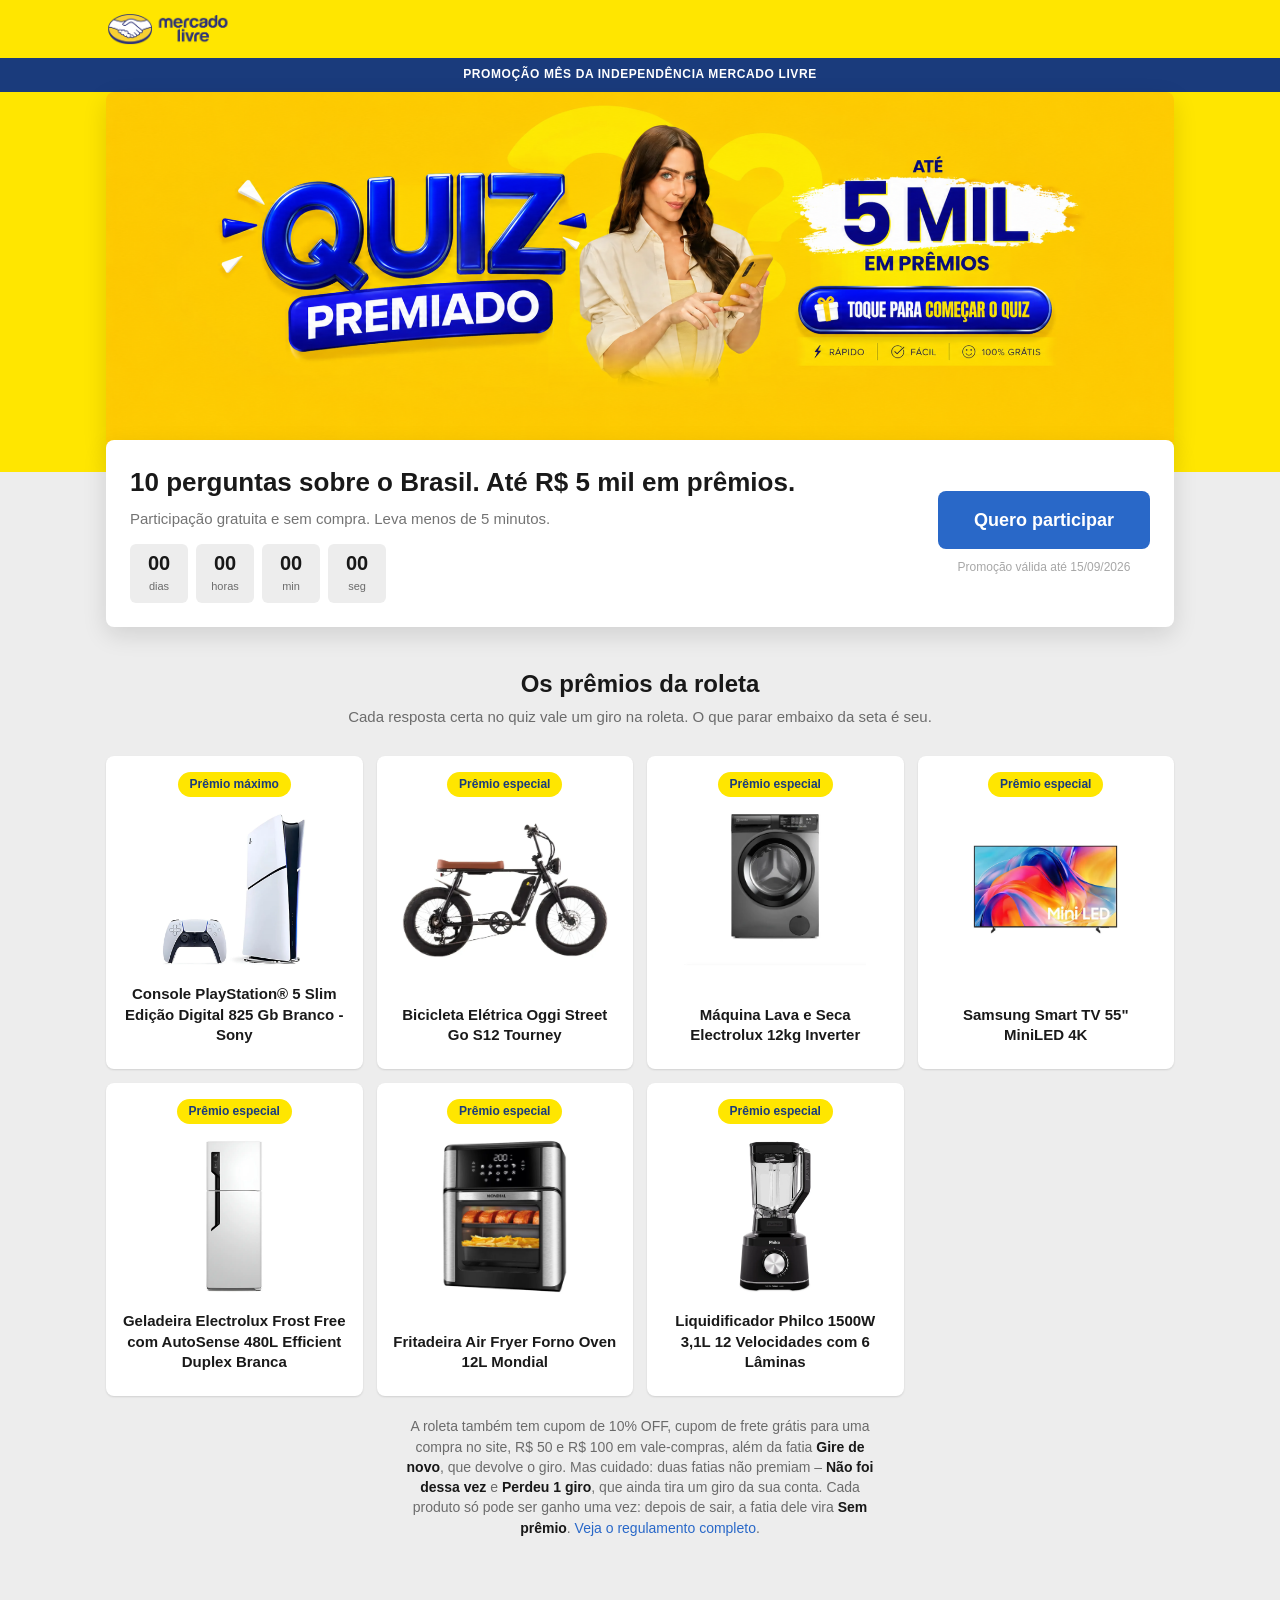
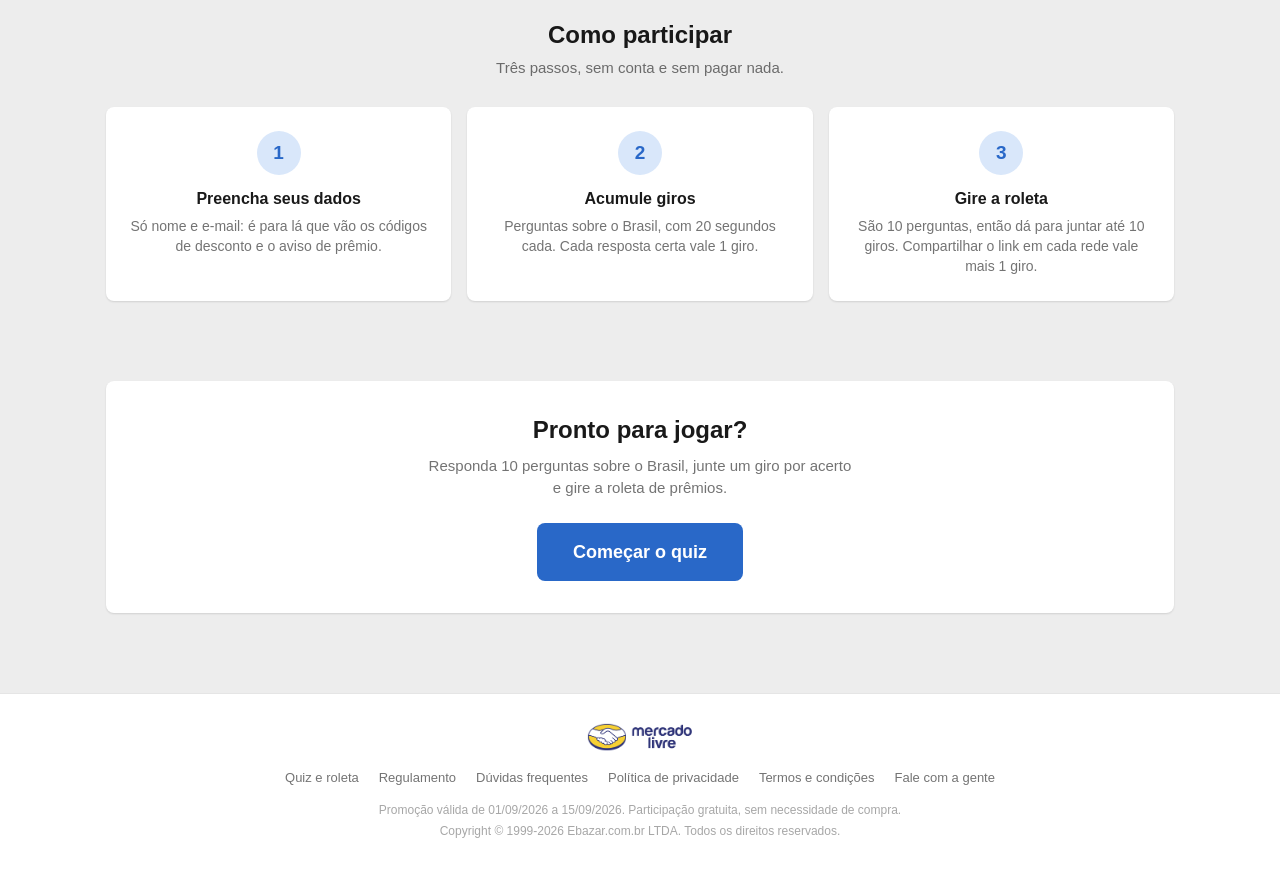
<file: index.html>
<!DOCTYPE html>
<html lang="pt-BR">
<head>
<meta charset="UTF-8">
<meta name="viewport" content="width=device-width, initial-scale=1">
<title>Quiz Premiado | Mercado Livre</title>
<meta name="description" content="Responda 10 perguntas sobre o Brasil e concorra a até R$ 5 mil em prêmios. Participação gratuita.">
<link rel="icon" href="imagens/mercado-livre-seeklogo.svg">
<link rel="stylesheet" href="css/estilo.css">
</head>
<body>

<!-- ============================ TOPO ============================ -->
<header class="topo">
  <div class="container topo__conteudo">
    <img class="topo__logo" src="imagens/mercado-livre-seeklogo.svg" alt="Mercado Livre">
  </div>
</header>

<!-- Faixa com o nome da campanha, logo abaixo da marca -->
<div class="faixa-campanha">
  <div class="container">Promoção Mês da Independência Mercado Livre</div>
</div>

<!-- ============================ BANNER ============================ -->
<section class="banner">
  <div class="container">
    <a class="banner__botao" href="quiz.html">
      <img src="imagens/banner.webp" alt="Quiz Premiado: até 5 mil em prêmios. Toque para começar o quiz." width="2048" height="683">
    </a>
  </div>
</section>

<main>
  <!-- ============================ CHAMADA ============================ -->
  <div class="container">
    <div class="chamada">
      <div class="chamada__texto">
        <h1>10 perguntas sobre o Brasil. Até R$ 5 mil em prêmios.</h1>
        <p>Participação gratuita e sem compra. Leva menos de 5 minutos.</p>
        <div class="contador" id="contador" aria-label="Tempo restante da promoção">
          <div><b data-contador="dias">--</b><span>dias</span></div>
          <div><b data-contador="horas">--</b><span>horas</span></div>
          <div><b data-contador="minutos">--</b><span>min</span></div>
          <div><b data-contador="segundos">--</b><span>seg</span></div>
        </div>
      </div>
      <div class="chamada__acao">
        <a class="botao botao--principal botao--grande" href="quiz.html">Quero participar</a>
        <span class="chamada__aviso">Promoção válida até 15/09/2026</span>
      </div>
    </div>
  </div>

  <!-- ============================ PRÊMIOS ============================ -->
  <section class="secao" id="premios">
    <div class="container">
      <h2 class="secao__titulo">Os prêmios da roleta</h2>
      <p class="secao__subtitulo">Cada resposta certa no quiz vale um giro na roleta. O que parar embaixo da seta é seu.</p>

      <div class="premios-grade carrossel__trilho" id="trilho-premios">
        <article class="cartao premio">
          <span class="premio__posicao">Prêmio máximo</span>
          <div class="premio__figura">
            <img src="imagens/premios/playstation5.webp" alt="Console PlayStation 5 Slim Edição Digital branco" loading="lazy">
          </div>
          <h3>Console PlayStation&reg; 5 Slim Edição Digital 825 Gb Branco - Sony</h3>
        </article>

        <article class="cartao premio">
          <span class="premio__posicao">Prêmio especial</span>
          <div class="premio__figura">
            <img src="imagens/premios/bicicleta.webp" alt="Bicicleta elétrica Oggi Street Go S12" loading="lazy">
          </div>
          <h3>Bicicleta Elétrica Oggi Street Go S12 Tourney</h3>
        </article>

        <article class="cartao premio">
          <span class="premio__posicao">Prêmio especial</span>
          <div class="premio__figura">
            <img src="imagens/premios/maquina-de-lavar.webp" alt="Máquina lava e seca Electrolux Inverter" loading="lazy">
          </div>
          <h3>Máquina Lava e Seca Electrolux 12kg Inverter</h3>
        </article>

        <article class="cartao premio">
          <span class="premio__posicao">Prêmio especial</span>
          <div class="premio__figura">
            <img src="imagens/premios/televisao.webp" alt="Samsung Smart TV 55 polegadas MiniLED 4K" loading="lazy">
          </div>
          <h3>Samsung Smart TV 55" MiniLED 4K</h3>
        </article>

        <article class="cartao premio">
          <span class="premio__posicao">Prêmio especial</span>
          <div class="premio__figura">
            <img src="imagens/premios/geladeira.webp" alt="Geladeira Electrolux Frost Free Duplex branca" loading="lazy">
          </div>
          <h3>Geladeira Electrolux Frost Free com AutoSense 480L Efficient Duplex Branca</h3>
        </article>

        <article class="cartao premio">
          <span class="premio__posicao">Prêmio especial</span>
          <div class="premio__figura">
            <img src="imagens/premios/airfryer.webp" alt="Fritadeira Air Fryer Forno Oven 12L Mondial" loading="lazy">
          </div>
          <h3>Fritadeira Air Fryer Forno Oven 12L Mondial</h3>
        </article>

        <article class="cartao premio">
          <span class="premio__posicao">Prêmio especial</span>
          <div class="premio__figura">
            <img src="imagens/premios/liquidificador.webp" alt="Liquidificador Philco 1500W com 6 lâminas" loading="lazy">
          </div>
          <h3>Liquidificador Philco 1500W 3,1L 12 Velocidades com 6 Lâminas</h3>
        </article>
      </div>

      <div class="carrossel__pontos" id="pontos-premios"></div>

      <p class="secao__nota">
        A roleta também tem cupom de 10% OFF, cupom de frete grátis para uma compra no site,
        R$ 50 e R$ 100 em vale-compras, além da fatia <strong>Gire de novo</strong>, que devolve o giro.
        Mas cuidado: duas fatias não premiam
        &ndash; <strong>Não foi dessa vez</strong> e <strong>Perdeu 1 giro</strong>, que ainda tira
        um giro da sua conta. Cada produto só pode ser ganho uma vez: depois de sair, a fatia
        dele vira <strong>Sem prêmio</strong>.
        <a href="regulamento.html">Veja o regulamento completo</a>.
      </p>
    </div>
  </section>

  <!-- ============================ COMO PARTICIPAR ============================ -->
  <section class="secao">
    <div class="container">
      <h2 class="secao__titulo">Como participar</h2>
      <p class="secao__subtitulo">Três passos, sem conta e sem pagar nada.</p>

      <div class="grade-3">
        <article class="cartao passo">
          <div class="passo__numero">1</div>
          <h3>Preencha seus dados</h3>
          <p>Só nome e e-mail: é para lá que vão os códigos de desconto e o aviso de prêmio.</p>
        </article>
        <article class="cartao passo">
          <div class="passo__numero">2</div>
          <h3>Acumule giros</h3>
          <p>Perguntas sobre o Brasil, com 20 segundos cada. Cada resposta certa vale 1 giro.</p>
        </article>
        <article class="cartao passo">
          <div class="passo__numero">3</div>
          <h3>Gire a roleta</h3>
          <p>São 10 perguntas, então dá para juntar até 10 giros. Compartilhar o link em cada rede vale mais 1 giro.</p>
        </article>
      </div>
    </div>
  </section>

  <!-- ============================ CHAMADA FINAL ============================ -->
  <section class="secao">
    <div class="container">
      <div class="cartao painel">
        <h2>Pronto para jogar?</h2>
        <p>Responda 10 perguntas sobre o Brasil, junte um giro por acerto e gire a roleta de prêmios.</p>
        <a class="botao botao--principal botao--grande" href="quiz.html">Começar o quiz</a>
      </div>
    </div>
  </section>

</main>

<!-- ============================ RODAPÉ ============================ -->
<footer class="rodape">
  <div class="container">
    <img src="imagens/mercado-livre-seeklogo.svg" alt="Mercado Livre">
    <ul class="rodape__links">
      <li><a href="quiz.html">Quiz e roleta</a></li>
      <li><a href="regulamento.html">Regulamento</a></li>
      <li><a href="regulamento.html#duvidas">Dúvidas frequentes</a></li>
      <li><a href="#">Política de privacidade</a></li>
      <li><a href="#">Termos e condições</a></li>
      <li><a href="mailto:quizpremiado@mercadolivre.com.br">Fale com a gente</a></li>
    </ul>
    <p>Promoção válida de 01/09/2026 a 15/09/2026. Participação gratuita, sem necessidade de compra.</p>
    <p>Copyright © 1999-2026 Ebazar.com.br LTDA. Todos os direitos reservados.</p>
  </div>
</footer>

<script src="js/comum.js" charset="UTF-8"></script>
</body>
</html>
</file>
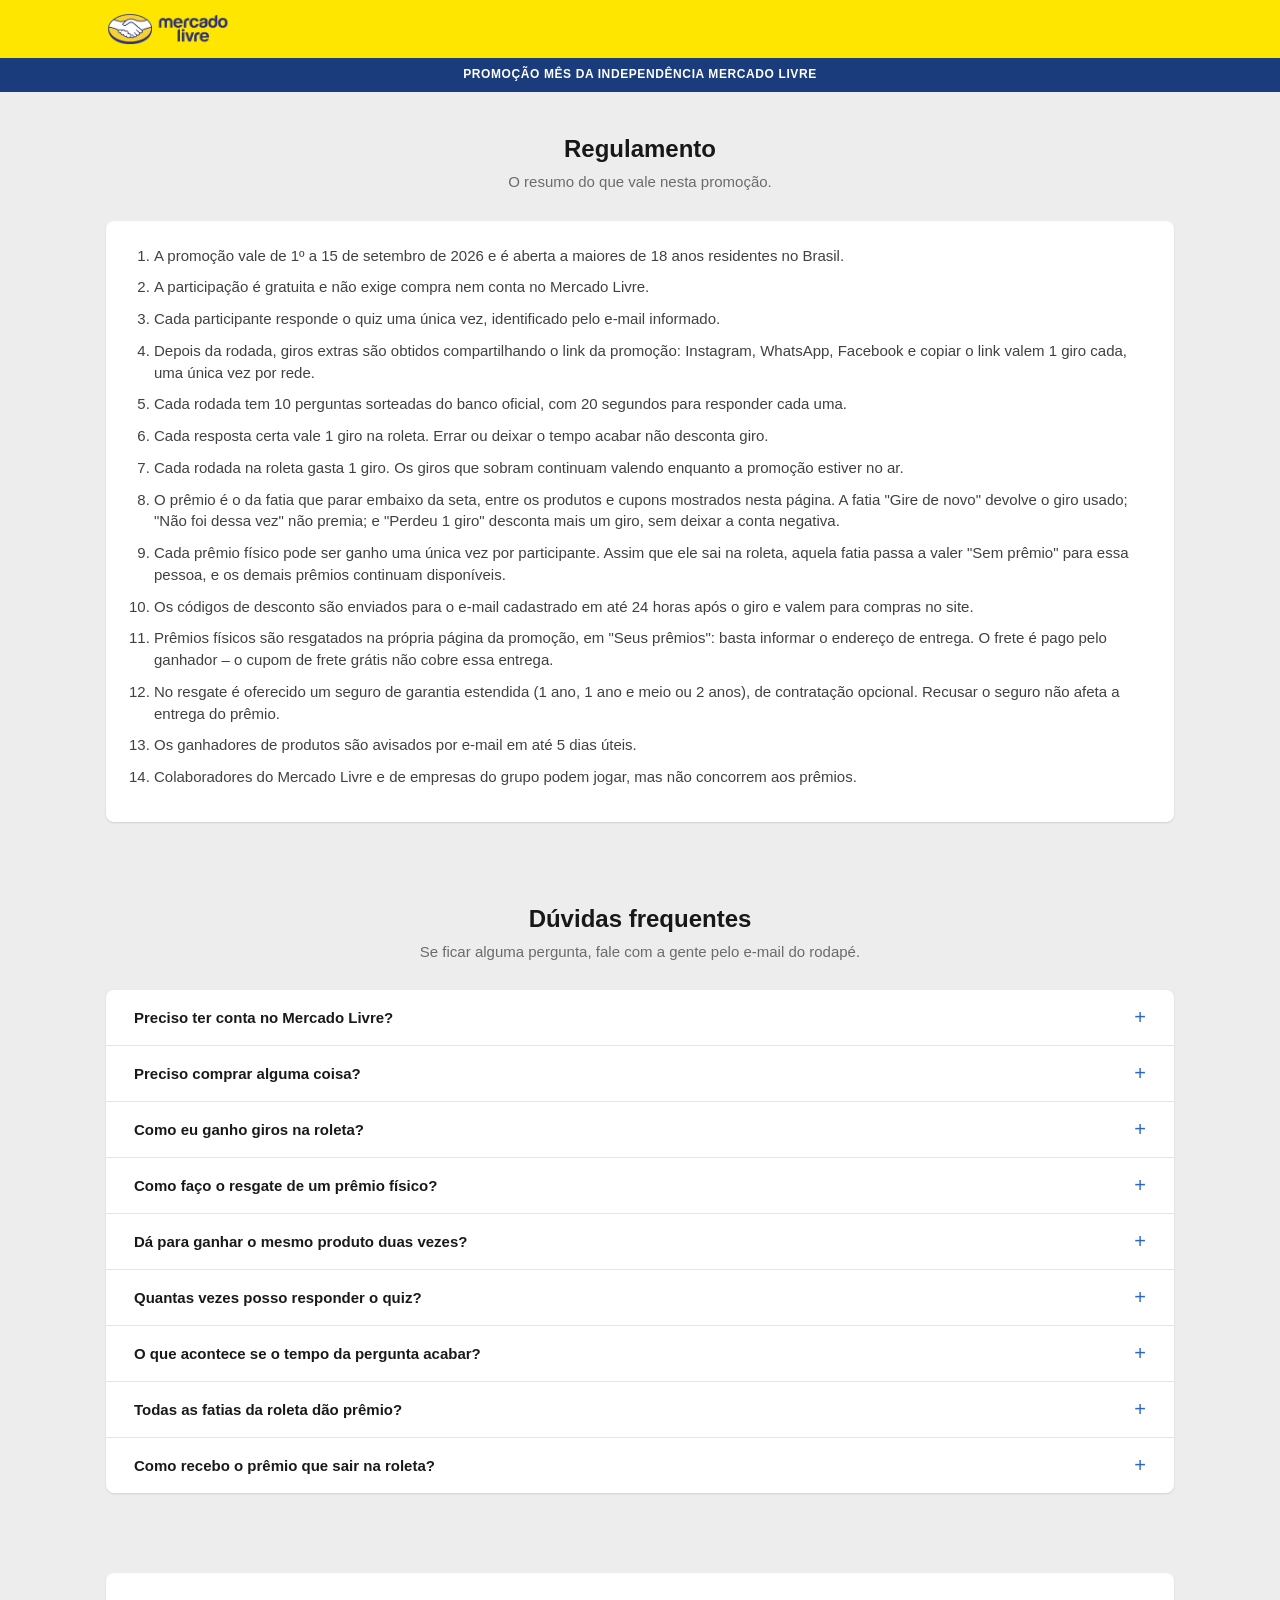
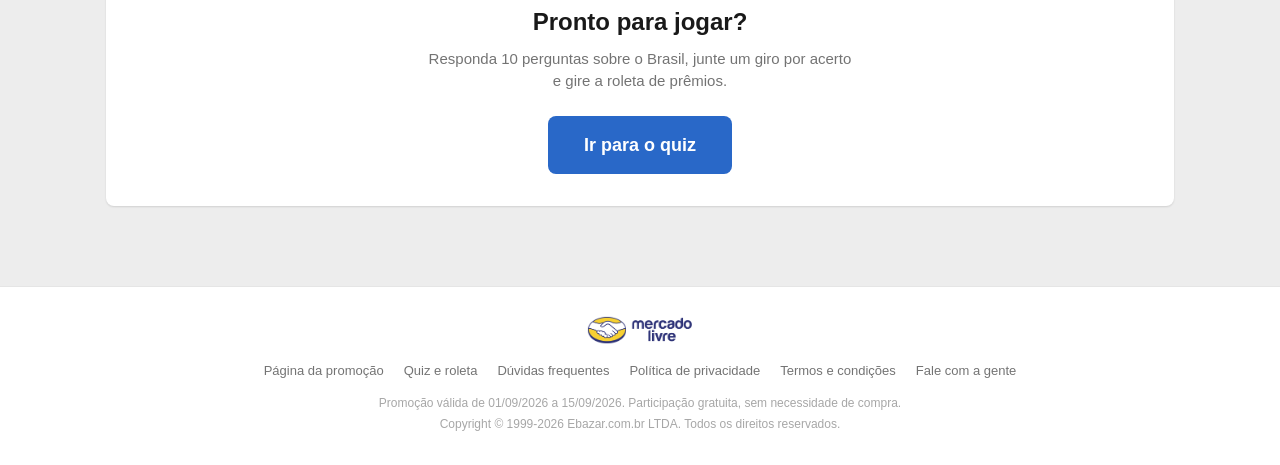
<file: regulamento.html>
<!DOCTYPE html>
<html lang="pt-BR">
<head>
<meta charset="UTF-8">
<meta name="viewport" content="width=device-width, initial-scale=1">
<title>Regulamento e dúvidas | Quiz Premiado Mercado Livre</title>
<meta name="description" content="Regulamento completo e dúvidas frequentes da promoção Quiz Premiado do Mercado Livre.">
<link rel="icon" href="imagens/mercado-livre-seeklogo.svg">
<link rel="stylesheet" href="css/estilo.css">
</head>
<body>

<!-- ============================ TOPO ============================ -->
<header class="topo">
  <div class="container topo__conteudo">
    <a href="index.html"><img class="topo__logo" src="imagens/mercado-livre-seeklogo.svg" alt="Mercado Livre"></a>
  </div>
</header>

<!-- Faixa com o nome da campanha, logo abaixo da marca -->
<div class="faixa-campanha">
  <div class="container">Promoção Mês da Independência Mercado Livre</div>
</div>

<main>
  <!-- ============================ REGULAMENTO ============================ -->
  <section class="secao" id="regulamento">
    <div class="container">
      <h2 class="secao__titulo">Regulamento</h2>
      <p class="secao__subtitulo">O resumo do que vale nesta promoção.</p>

      <div class="cartao regras">
        <ol>
          <li>A promoção vale de 1º a 15 de setembro de 2026 e é aberta a maiores de 18 anos residentes no Brasil.</li>
          <li>A participação é gratuita e não exige compra nem conta no Mercado Livre.</li>
          <li>Cada participante responde o quiz uma única vez, identificado pelo e-mail informado.</li>
          <li>Depois da rodada, giros extras são obtidos compartilhando o link da promoção: Instagram, WhatsApp, Facebook e copiar o link valem 1 giro cada, uma única vez por rede.</li>
          <li>Cada rodada tem 10 perguntas sorteadas do banco oficial, com 20 segundos para responder cada uma.</li>
          <li>Cada resposta certa vale 1 giro na roleta. Errar ou deixar o tempo acabar não desconta giro.</li>
          <li>Cada rodada na roleta gasta 1 giro. Os giros que sobram continuam valendo enquanto a promoção estiver no ar.</li>
          <li>O prêmio é o da fatia que parar embaixo da seta, entre os produtos e cupons mostrados nesta página. A fatia "Gire de novo" devolve o giro usado; "Não foi dessa vez" não premia; e "Perdeu 1 giro" desconta mais um giro, sem deixar a conta negativa.</li>
          <li>Cada prêmio físico pode ser ganho uma única vez por participante. Assim que ele sai na roleta, aquela fatia passa a valer "Sem prêmio" para essa pessoa, e os demais prêmios continuam disponíveis.</li>
          <li>Os códigos de desconto são enviados para o e-mail cadastrado em até 24 horas após o giro e valem para compras no site.</li>
          <li>Prêmios físicos são resgatados na própria página da promoção, em "Seus prêmios": basta informar o endereço de entrega. O frete é pago pelo ganhador &ndash; o cupom de frete grátis não cobre essa entrega.</li>
          <li>No resgate é oferecido um seguro de garantia estendida (1 ano, 1 ano e meio ou 2 anos), de contratação opcional. Recusar o seguro não afeta a entrega do prêmio.</li>
          <li>Os ganhadores de produtos são avisados por e-mail em até 5 dias úteis.</li>
          <li>Colaboradores do Mercado Livre e de empresas do grupo podem jogar, mas não concorrem aos prêmios.</li>
        </ol>
      </div>
    </div>
  </section>

  <!-- ============================ FAQ ============================ -->
  <section class="secao" id="duvidas">
    <div class="container">
      <h2 class="secao__titulo">Dúvidas frequentes</h2>
      <p class="secao__subtitulo">Se ficar alguma pergunta, fale com a gente pelo e-mail do rodapé.</p>

      <div class="cartao" id="faq">
        <div class="faq__item">
          <button class="faq__pergunta" type="button" aria-expanded="false" aria-controls="faq1">Preciso ter conta no Mercado Livre?</button>
          <p class="faq__resposta" id="faq1" hidden>Não. A promoção é aberta a qualquer pessoa: basta informar nome e e-mail nesta página.</p>
        </div>
        <div class="faq__item">
          <button class="faq__pergunta" type="button" aria-expanded="false" aria-controls="faq2">Preciso comprar alguma coisa?</button>
          <p class="faq__resposta" id="faq2" hidden>Não. A participação é gratuita e não está condicionada a nenhuma compra.</p>
        </div>
        <div class="faq__item">
          <button class="faq__pergunta" type="button" aria-expanded="false" aria-controls="faq3">Como eu ganho giros na roleta?</button>
          <p class="faq__resposta" id="faq3" hidden>De duas formas: respondendo o quiz, em que cada resposta certa vale 1 giro (até 10 na rodada); e compartilhando o link da promoção no Instagram, WhatsApp, Facebook ou copiando o link, que valem 1 giro cada, uma vez por rede.</p>
        </div>
        <div class="faq__item">
          <button class="faq__pergunta" type="button" aria-expanded="false" aria-controls="faq9">Como faço o resgate de um prêmio físico?</button>
          <p class="faq__resposta" id="faq9" hidden>Pela própria página da promoção. Na tela da roleta, em "Seus prêmios", cada produto ganho tem o botão "Resgatar prêmio": você informa o endereço de entrega e, se quiser, contrata a garantia estendida. O seguro é opcional &ndash; é só escolher "Agora não" para concluir o resgate sem ele.</p>
        </div>
        <div class="faq__item">
          <button class="faq__pergunta" type="button" aria-expanded="false" aria-controls="faq8">Dá para ganhar o mesmo produto duas vezes?</button>
          <p class="faq__resposta" id="faq8" hidden>Não. Cada prêmio físico é único por participante: quando ele sai na roleta, aquela fatia vira "Sem prêmio" para você e os outros produtos seguem valendo. Cupons não têm esse limite e podem sair mais de uma vez.</p>
        </div>
        <div class="faq__item">
          <button class="faq__pergunta" type="button" aria-expanded="false" aria-controls="faq7">Quantas vezes posso responder o quiz?</button>
          <p class="faq__resposta" id="faq7" hidden>Uma vez por e-mail. Para continuar girando a roleta depois disso, compartilhe o link da promoção: cada compartilhamento vale 1 giro, creditado na hora.</p>
        </div>
        <div class="faq__item">
          <button class="faq__pergunta" type="button" aria-expanded="false" aria-controls="faq4">O que acontece se o tempo da pergunta acabar?</button>
          <p class="faq__resposta" id="faq4" hidden>A pergunta é contada como erro e o quiz segue automaticamente para a próxima.</p>
        </div>
        <div class="faq__item">
          <button class="faq__pergunta" type="button" aria-expanded="false" aria-controls="faq6">Todas as fatias da roleta dão prêmio?</button>
          <p class="faq__resposta" id="faq6" hidden>Não. Além dos produtos e cupons, a roleta tem a fatia "Gire de novo", que devolve o giro usado, a fatia "Não foi dessa vez", que não premia, e a fatia "Perdeu 1 giro", que tira mais um giro. Se não houver outro giro para tirar, nada é descontado: a conta nunca fica negativa.</p>
        </div>
        <div class="faq__item">
          <button class="faq__pergunta" type="button" aria-expanded="false" aria-controls="faq5">Como recebo o prêmio que sair na roleta?</button>
          <p class="faq__resposta" id="faq5" hidden>O código de desconto chega no e-mail que você cadastrou em até 24 horas depois do giro &ndash; vale conferir também a caixa de spam. Se sair um produto, entramos em contato pelo mesmo e-mail para confirmar seus dados e combinar a entrega. O frete é pago pelo ganhador, calculado pelo CEP na hora do envio.</p>
        </div>
      </div>
    </div>
  </section>

  <!-- ============================ VOLTAR ============================ -->
  <section class="secao">
    <div class="container">
      <div class="cartao painel">
        <h2>Pronto para jogar?</h2>
        <p>Responda 10 perguntas sobre o Brasil, junte um giro por acerto e gire a roleta de prêmios.</p>
        <a class="botao botao--principal botao--grande" href="quiz.html">Ir para o quiz</a>
      </div>
    </div>
  </section>
</main>

<!-- ============================ RODAPÉ ============================ -->
<footer class="rodape">
  <div class="container">
    <img src="imagens/mercado-livre-seeklogo.svg" alt="Mercado Livre">
    <ul class="rodape__links">
      <li><a href="index.html">Página da promoção</a></li>
      <li><a href="quiz.html">Quiz e roleta</a></li>
      <li><a href="#duvidas">Dúvidas frequentes</a></li>
      <li><a href="#">Política de privacidade</a></li>
      <li><a href="#">Termos e condições</a></li>
      <li><a href="mailto:quizpremiado@mercadolivre.com.br">Fale com a gente</a></li>
    </ul>
    <p>Promoção válida de 01/09/2026 a 15/09/2026. Participação gratuita, sem necessidade de compra.</p>
    <p>Copyright © 1999-2026 Ebazar.com.br LTDA. Todos os direitos reservados.</p>
  </div>
</footer>

<script src="js/comum.js" charset="UTF-8"></script>
</body>
</html>
</file>
<file: css/estilo.css>
/* ==========================================================================
   Quiz Premiado - Mercado Livre
   Landing exclusiva do evento (pagina unica, sem navegacao de loja)
   ========================================================================== */

:root {
  --amarelo: #FFE600;
  --branco: #FFFFFF;
  --verde: #00A650;
  --azul: #2968C8;
  --azul-claro: #D9E7FA;
  --cinza-bg: #EDEDED;

  --azul-escuro: #1A3B7C;
  --azul-hover: #1F55A8;
  --texto: rgba(0, 0, 0, .9);
  --texto-medio: rgba(0, 0, 0, .55);
  --texto-fraco: rgba(0, 0, 0, .35);
  --linha: rgba(0, 0, 0, .1);
  --vermelho: #F23D4F;

  --sombra: 0 1px 2px 0 rgba(0, 0, 0, .12);
  --sombra-alta: 0 8px 24px 0 rgba(0, 0, 0, .12);
  --raio: 8px;
  --container: 1100px;
}

* { box-sizing: border-box; }

html { -webkit-text-size-adjust: 100%; scroll-behavior: smooth; }

body {
  margin: 0;
  background: var(--cinza-bg);
  color: var(--texto);
  font-family: "Proxima Nova", -apple-system, "Segoe UI", Roboto, Helvetica, Arial, sans-serif;
  font-size: 15px;
  line-height: 1.45;
}

img { max-width: 100%; display: block; }

/* O display do navegador para [hidden] perde para qualquer classe que defina
   display (como .botao), então some com o elemento de uma vez. */
[hidden] { display: none !important; }
a { color: var(--azul); text-decoration: none; }
a:hover { color: var(--azul-hover); }
button { font-family: inherit; }

.container {
  width: 100%;
  max-width: var(--container);
  margin: 0 auto;
  padding: 0 16px;
}

/* ============================ TOPO ====================================== */
/* Barra minima: so a marca e o selo da promocao. Sem menu, busca ou conta. */

.topo {
  background: var(--amarelo);
  padding: 12px 0;
}
.topo__conteudo {
  display: flex;
  align-items: center;
  justify-content: space-between;
  gap: 16px;
}
.topo__logo { width: 124px; height: auto; }

/* Faixa do nome da campanha: atravessa a tela inteira, então cabe em uma
   linha no celular sem disputar espaço com a logo. */
.faixa-campanha {
  background: var(--azul-escuro);
  color: var(--branco);
  text-align: center;
  font-size: 12px; font-weight: 700; line-height: 1.3;
  text-transform: uppercase; letter-spacing: .6px;
  padding: 9px 0;
}

/* ============================ BANNER ==================================== */

.banner { background: var(--amarelo); padding: 0 0 24px; }
.banner__botao {
  display: block; width: 100%;
  border: 0; padding: 0; background: none; cursor: pointer;
  border-radius: var(--raio); overflow: hidden;
  box-shadow: var(--sombra-alta);
  transition: transform .2s ease;
}
.banner__botao:hover { transform: translateY(-2px); }
.banner__botao img { width: 100%; height: auto; }

/* Cartao de chamada que sobe por cima do banner */
.chamada {
  background: var(--branco);
  border-radius: var(--raio);
  box-shadow: var(--sombra-alta);
  padding: 24px;
  margin: -32px auto 0;
  position: relative;
  z-index: 2;
  display: grid;
  grid-template-columns: 1fr auto;
  gap: 24px;
  align-items: center;
}
.chamada__texto h1 { font-size: 26px; margin: 0 0 6px; }
.chamada__texto p { margin: 0; color: var(--texto-medio); }
.chamada__acao { display: grid; gap: 10px; justify-items: center; }
.chamada__aviso { font-size: 12px; color: var(--texto-fraco); }

.contador { display: flex; gap: 8px; margin-top: 14px; }
.contador div {
  background: var(--cinza-bg); border-radius: 6px;
  padding: 8px 12px; min-width: 58px; text-align: center;
}
.contador b { display: block; font-size: 20px; line-height: 1.1; }
.contador span { font-size: 11px; color: var(--texto-medio); }

/* ============================ BOTOES ==================================== */

.botao {
  display: inline-flex;
  align-items: center;
  justify-content: center;
  gap: 8px;
  border: 0;
  border-radius: var(--raio);
  padding: 13px 26px;
  font-size: 16px;
  font-weight: 600;
  cursor: pointer;
  transition: background-color .15s ease;
  text-align: center;
}
.botao--principal { background: var(--azul); color: var(--branco); }
.botao--principal:hover { background: var(--azul-hover); color: var(--branco); }
.botao--secundario { background: var(--azul-claro); color: var(--azul); }
.botao--secundario:hover { background: #C7DBF7; color: var(--azul); }
.botao--largo { width: 100%; }
.botao--grande { padding: 16px 36px; font-size: 18px; }
.botao--pequeno { padding: 7px 16px; font-size: 13px; border-radius: 6px; }
.botao:disabled { background: rgba(0, 0, 0, .1); color: var(--texto-fraco); cursor: not-allowed; }

/* ============================ SECOES ==================================== */

.cartao {
  background: var(--branco);
  border-radius: var(--raio);
  box-shadow: var(--sombra);
}

.secao { padding: 40px 0; }
.secao__titulo { font-size: 24px; font-weight: 700; margin: 0 0 4px; text-align: center; }
.secao__subtitulo { color: var(--texto-medio); margin: 0 0 28px; text-align: center; }
.secao__nota {
  text-align: center; color: var(--texto-medio); font-size: 14px;
  margin: 20px auto 0; max-width: 60ch;
}
.secao__nota strong { color: var(--texto); }

.grade-3 { display: grid; grid-template-columns: repeat(3, 1fr); gap: 16px; }
.premios-grade { display: grid; grid-template-columns: repeat(4, 1fr); gap: 14px; }

/* Premios ---------------------------------------------------------------- */
.premio {
  padding: 16px;
  display: flex; flex-direction: column;
  text-align: center;
  transition: box-shadow .2s ease, transform .2s ease;
}
.premio:hover { box-shadow: var(--sombra-alta); transform: translateY(-2px); }
.premio__posicao {
  align-self: center;
  background: var(--amarelo); color: var(--azul-escuro);
  font-size: 12px; font-weight: 700;
  padding: 4px 12px; border-radius: 40px;
  margin-bottom: 10px;
}
.premio__figura {
  height: 165px;
  display: flex; align-items: center; justify-content: center;
  margin-bottom: 12px;
}
.premio__figura img { max-height: 100%; width: auto; object-fit: contain; }
/* O nome é a última linha do cartão: o "margin-top: auto" encosta ele no fim e
   alinha a base de todos, mesmo com nomes de tamanhos bem diferentes. */
.premio h3 {
  font-size: 15px; line-height: 1.35; font-weight: 600;
  margin: auto 0 8px;
}

/* Carrossel (só no mobile) ------------------------------------------------ */
/* No desktop a grade fica como está; abaixo de 720px os cartões viram uma
   faixa horizontal com encaixe, e os pontos aparecem para indicar a posição. */

.carrossel__pontos { display: none; justify-content: center; gap: 8px; margin-top: 16px; }
.carrossel__ponto {
  width: 8px; height: 8px; padding: 0;
  border: 0; border-radius: 50%;
  background: rgba(0, 0, 0, .2);
  cursor: pointer;
  transition: width .2s ease, background-color .2s ease;
}
.carrossel__ponto--ativo { width: 22px; border-radius: 4px; background: var(--azul); }

@media (max-width: 720px) {
  .premios-grade.carrossel__trilho {
    display: flex;
    overflow-x: auto;
    scroll-snap-type: x mandatory;
    -webkit-overflow-scrolling: touch;
    scrollbar-width: none;
    gap: 12px;
    /* sangra até a borda da tela para o próximo cartão aparecer espiando */
    margin: 0 -16px;
    padding: 8px 16px 10px;
    scroll-padding-left: 16px;
  }
  .premios-grade.carrossel__trilho::-webkit-scrollbar { display: none; }
  .premios-grade.carrossel__trilho > .premio {
    flex: 0 0 74%;
    scroll-snap-align: start;
  }
  .carrossel__pontos { display: flex; }
}

/* Passos ----------------------------------------------------------------- */
.passo { padding: 24px; text-align: center; }
.passo__numero {
  width: 44px; height: 44px; border-radius: 50%;
  background: var(--azul-claro); color: var(--azul);
  font-weight: 700; font-size: 19px;
  display: flex; align-items: center; justify-content: center;
  margin: 0 auto 12px;
}
.passo h3 { font-size: 16px; margin: 0 0 6px; }
.passo p { color: var(--texto-medio); margin: 0; font-size: 14px; }

/* Regulamento e FAQ ------------------------------------------------------ */
.regras { padding: 24px 28px; }
.regras ol { margin: 0; padding-left: 20px; color: rgba(0, 0, 0, .75); }
.regras li { margin-bottom: 10px; }

.faq__item { border-bottom: 1px solid var(--linha); }
.faq__item:last-child { border-bottom: 0; }
.faq__pergunta {
  width: 100%; text-align: left; background: none; border: 0;
  padding: 16px 28px; font-size: 15px; font-weight: 600; color: var(--texto);
  cursor: pointer; display: flex; justify-content: space-between; align-items: center; gap: 16px;
}
.faq__pergunta:hover { color: var(--azul); }
.faq__pergunta::after { content: "+"; font-size: 20px; font-weight: 400; color: var(--azul); }
.faq__pergunta[aria-expanded="true"]::after { content: "\2013"; }
.faq__resposta { padding: 0 28px 18px; color: var(--texto-medio); margin: 0; max-width: 80ch; }

/* ============================ QUIZ ====================================== */

.quiz { max-width: 720px; margin: 0 auto; }

.quiz__barra-topo {
  display: flex; align-items: center; justify-content: space-between;
  gap: 16px; margin-bottom: 12px;
}
.quiz__contagem { font-size: 13px; color: var(--texto-medio); }
.quiz__contagem strong { color: var(--texto); font-size: 15px; }

.cronometro {
  display: inline-flex; align-items: center; gap: 6px;
  background: var(--branco); border-radius: 40px;
  padding: 6px 14px; font-weight: 700; font-size: 15px;
  box-shadow: var(--sombra);
}
.cronometro--alerta { color: var(--vermelho); }

.progresso {
  height: 6px; background: var(--branco); border-radius: 3px;
  overflow: hidden; margin-bottom: 20px; box-shadow: var(--sombra);
}
.progresso__preenchido {
  height: 100%; width: 0%;
  background: var(--verde);
  transition: width .3s ease;
}

.quiz__cartao { padding: 28px; }
.quiz__categoria {
  display: inline-block;
  background: var(--azul-claro); color: var(--azul);
  font-size: 11px; font-weight: 700; letter-spacing: .5px; text-transform: uppercase;
  padding: 4px 8px; border-radius: 2px; margin-bottom: 14px;
}
.quiz__pergunta { font-size: 22px; line-height: 1.3; margin: 0 0 22px; font-weight: 700; }

.alternativas { display: grid; gap: 10px; margin-bottom: 20px; }
.alternativa {
  display: flex; align-items: center; gap: 12px;
  width: 100%; text-align: left;
  background: var(--branco);
  border: 1px solid var(--linha);
  border-radius: var(--raio);
  padding: 14px 16px;
  font-size: 15px; color: var(--texto);
  cursor: pointer;
  transition: border-color .15s ease, background-color .15s ease;
}
.alternativa:hover:not(:disabled) { border-color: var(--azul); background: var(--azul-claro); }
.alternativa__letra {
  flex: 0 0 auto;
  width: 26px; height: 26px; border-radius: 50%;
  background: var(--cinza-bg); color: var(--texto-medio);
  display: flex; align-items: center; justify-content: center;
  font-size: 13px; font-weight: 700;
}
.alternativa:hover:not(:disabled) .alternativa__letra { background: var(--branco); color: var(--azul); }
.alternativa:disabled { cursor: default; }

.alternativa--certa { border-color: var(--verde); background: rgba(0, 166, 80, .08); }
.alternativa--certa .alternativa__letra { background: var(--verde); color: var(--branco); }
.alternativa--errada { border-color: var(--vermelho); background: rgba(242, 61, 79, .07); }
.alternativa--errada .alternativa__letra { background: var(--vermelho); color: var(--branco); }
.alternativa--apagada { opacity: .55; }

.feedback {
  border-radius: var(--raio);
  padding: 14px 16px;
  margin-bottom: 18px;
  font-size: 14px;
  border-left: 4px solid;
}
.feedback--certo { background: rgba(0, 166, 80, .08); border-color: var(--verde); }
.feedback--errado { background: rgba(242, 61, 79, .07); border-color: var(--vermelho); }
.feedback strong { display: block; margin-bottom: 2px; }
.feedback .botao { margin-top: 12px; }

.quiz__rodape { display: flex; justify-content: space-between; align-items: center; gap: 16px; }
.quiz__giros { font-size: 14px; color: var(--texto-medio); }
.quiz__giros strong { color: var(--verde); font-size: 18px; }

/* Cadastro e resultado --------------------------------------------------- */
.painel { padding: 32px; text-align: center; }
.painel h2 { font-size: 24px; margin: 0 0 8px; }
.painel > p { color: var(--texto-medio); margin: 0 auto 24px; max-width: 52ch; }

.formulario { max-width: 380px; margin: 0 auto; text-align: left; }
.campo { display: block; margin-bottom: 16px; }
.campo > span:first-child { display: block; font-size: 13px; color: var(--texto-medio); margin-bottom: 4px; }
.campo input[type="text"],
.campo input[type="email"],
.campo input[type="tel"] {
  width: 100%; padding: 12px 14px; font-size: 15px;
  border: 1px solid rgba(0, 0, 0, .25); border-radius: var(--raio);
  outline: 0; background: var(--branco); color: var(--texto);
}
.campo input:focus { border-color: var(--azul); box-shadow: 0 0 0 3px var(--azul-claro); }
.campo--erro input { border-color: var(--vermelho); }
.campo__erro { display: none; color: var(--vermelho); font-size: 12px; margin-top: 4px; }
.campo--erro .campo__erro { display: block; }
.campo__erro--visivel { display: block; }
#erro-aceite { margin: -12px 0 16px; }

.aceite { display: flex; gap: 10px; align-items: flex-start; font-size: 13px; color: var(--texto-medio); margin-bottom: 20px; }
.aceite input { margin-top: 2px; width: 16px; height: 16px; accent-color: var(--azul); }

.lista-checagem {
  list-style: none; margin: 0 auto 24px; padding: 0;
  text-align: left; display: grid; gap: 10px; max-width: 380px;
}
.lista-checagem li { display: flex; gap: 10px; align-items: flex-start; color: rgba(0, 0, 0, .75); font-size: 14px; }
.lista-checagem li::before { content: "\2713"; color: var(--verde); font-weight: 700; flex: 0 0 auto; }

.medalha {
  width: 96px; height: 96px; border-radius: 50%;
  background: var(--amarelo);
  display: flex; align-items: center; justify-content: center;
  font-size: 42px; font-weight: 700;
  margin: 0 auto 16px;
}
.resultado__placar { font-size: 15px; color: var(--texto-medio); margin-bottom: 8px; }
.resultado__rodadas { font-size: 13px; color: var(--texto-medio); margin: 0 0 20px; }
.resultado__placar b { color: var(--texto); font-size: 22px; }

.cupom {
  background: var(--azul-claro);
  border: 1px dashed var(--azul);
  border-radius: var(--raio);
  padding: 16px;
  margin: 0 0 20px;
}
.cupom small { color: var(--azul); font-weight: 600; text-transform: uppercase; letter-spacing: .5px; font-size: 11px; }
.cupom__codigo { font-size: 26px; font-weight: 700; letter-spacing: 3px; color: var(--azul); margin: 6px 0 2px; }
.cupom p { margin: 0; color: var(--texto-medio); font-size: 13px; }

.acoes-centro { display: flex; gap: 12px; justify-content: center; flex-wrap: wrap; }
/* No resultado o botão vem logo depois do convite para compartilhar. */
#tela-resultado .acoes-centro { margin-top: 22px; }

.resumo { text-align: left; margin-top: 28px; }
.resumo h3 { font-size: 16px; margin: 0 0 12px; }
.resumo__item { border-top: 1px solid var(--linha); padding: 12px 0; }
.resumo__item p { margin: 0 0 4px; font-weight: 600; font-size: 14px; }
.resumo__item small { color: var(--texto-medio); display: block; }
.resumo__marca { font-weight: 700; margin-right: 6px; }
.resumo__marca--certa { color: var(--verde); }
.resumo__marca--errada { color: var(--vermelho); }

/* ============================ ROLETA ==================================== */

.roleta__placar {
  display: flex; justify-content: center; gap: 12px; flex-wrap: wrap;
  margin-bottom: 20px;
}
.roleta__placar div {
  background: var(--cinza-bg); border-radius: var(--raio);
  padding: 10px 20px; min-width: 130px;
}
.roleta__placar b { display: block; font-size: 24px; line-height: 1.1; color: var(--azul-escuro); }
.roleta__placar span { font-size: 12px; color: var(--texto-medio); }

.roleta {
  position: relative;
  width: 320px; height: 320px;
  margin: 0 auto 16px;
}

/* Ponteiro fixo no topo: a fatia que parar embaixo dele é a premiada. */
.roleta__seta {
  position: absolute; top: -6px; left: 50%;
  transform: translateX(-50%);
  width: 0; height: 0;
  border-left: 14px solid transparent;
  border-right: 14px solid transparent;
  border-top: 24px solid var(--azul-escuro);
  filter: drop-shadow(0 2px 2px rgba(0, 0, 0, .25));
  z-index: 3;
}

.roleta__disco {
  position: absolute; inset: 0;
  border-radius: 50%;
  border: 8px solid var(--amarelo);
  box-shadow: var(--sombra-alta), inset 0 0 0 2px rgba(0, 0, 0, .08);
  overflow: hidden;
  transition: transform 4.5s cubic-bezier(.16, .84, .28, 1);
}

/* O rótulo é escrito no sentido do raio: assim o texto usa o comprimento da
   fatia, e não a largura estreita perto do centro. A conta é: gira até o meio
   da fatia, empurra para fora e vira o texto 90 graus. */
.roleta__setor {
  --distancia: 100px;
  position: absolute;
  top: 50%; left: 50%;
  width: 100px;
  text-align: center;
  pointer-events: none;
  transform:
    translate(-50%, -50%)
    rotate(var(--angulo))
    translateY(calc(var(--distancia) * -1))
    rotate(-90deg);
}
.roleta__setor span {
  display: block;
  font-size: 10px; font-weight: 700; line-height: 1.15;
  text-shadow: 0 1px 1px rgba(0, 0, 0, .18);
}

.roleta__centro {
  position: absolute; top: 50%; left: 50%;
  transform: translate(-50%, -50%);
  width: 92px; height: 92px;
  border-radius: 50%;
  border: 4px solid var(--amarelo);
  background: var(--branco);
  color: var(--azul);
  font-size: 15px; font-weight: 700; letter-spacing: .5px;
  cursor: pointer;
  box-shadow: 0 3px 10px rgba(0, 0, 0, .2);
  z-index: 2;
  transition: transform .15s ease, background-color .15s ease;
}
.roleta__centro:hover:not(:disabled) { background: var(--azul); color: var(--branco); transform: translate(-50%, -50%) scale(1.05); }
.roleta__centro:disabled { color: var(--texto-fraco); cursor: not-allowed; background: var(--branco); }

.roleta__aviso { font-size: 13px; color: var(--texto-medio); margin: 0 0 20px; }

.roleta__resultado {
  border-radius: var(--raio);
  padding: 18px;
  margin-bottom: 20px;
  border: 1px solid var(--linha);
  background: var(--cinza-bg);
}
.roleta__resultado strong { display: block; font-size: 18px; margin-bottom: 4px; }
.roleta__resultado p { margin: 0; color: var(--texto-medio); font-size: 14px; }
.roleta__resultado--produto { background: rgba(41, 104, 200, .08); border-color: var(--azul); }
.roleta__resultado--cupom { background: var(--azul-claro); border-color: var(--azul-claro); }
.roleta__resultado--bonus { background: rgba(0, 166, 80, .1); border-color: var(--verde); }
.roleta__resultado--nada { background: var(--cinza-bg); border-color: rgba(0, 0, 0, .18); }
.roleta__resultado--perde { background: rgba(242, 61, 79, .08); border-color: var(--vermelho); }
.roleta__resultado-figura { height: 120px; margin-bottom: 10px; display: flex; justify-content: center; }
.roleta__resultado-figura img { max-height: 100%; width: auto; }
.roleta__resultado-contato { margin-top: 8px !important; font-size: 12px !important; }

.premios-ganhos { text-align: left; margin-top: 24px; }
.premios-ganhos h3 { font-size: 16px; margin: 0 0 10px; }
.premios-ganhos ul { list-style: none; margin: 0; padding: 0; display: grid; gap: 8px; }
.premios-ganhos li {
  display: flex; align-items: center; justify-content: space-between; gap: 12px;
  background: var(--cinza-bg); border-radius: var(--raio);
  padding: 10px 14px; font-size: 14px;
}
.premios-ganhos__grupo {
  font-size: 12px; font-weight: 700;
  text-transform: uppercase; letter-spacing: .5px;
  color: var(--texto-medio);
  margin: 18px 0 8px;
}
.premios-ganhos__grupo:first-child { margin-top: 0; }
.premios-ganhos__status {
  flex: 0 0 auto;
  color: var(--verde); font-weight: 600; font-size: 12px;
  background: var(--branco); border-radius: 4px; padding: 3px 8px;
}
.premios-ganhos__status--produto { color: var(--azul); }
.premios-ganhos__vazio { color: var(--texto-medio); font-size: 14px; margin: 0; }

/* Resgate e seguro -------------------------------------------------------- */

.resgate__produto {
  display: flex; align-items: center; gap: 14px;
  text-align: left;
  background: var(--cinza-bg);
  border-radius: var(--raio);
  padding: 12px 16px;
  margin: 0 auto 20px;
  max-width: 380px;
}
.resgate__produto img { width: 56px; height: 56px; object-fit: contain; flex: 0 0 auto; }
.resgate__produto small { display: block; color: var(--texto-medio); font-size: 12px; }
.resgate__produto strong { font-size: 14px; line-height: 1.3; }

/* A oferta de seguro segue a tela de garantia estendida da loja: página
   branca, sem cartão, tudo alinhado à esquerda, uma opção por linha e o
   preço na ponta direita. */

body.pagina-loja { background: var(--branco); }
body.pagina-loja .secao { padding: 32px 0 60px; }
body.pagina-loja .quiz { max-width: none; }
body.pagina-loja #resgate-checkout { text-align: left; }
body.pagina-loja #resgate-checkout > h2 { font-size: 26px; margin-bottom: 20px; }
body.pagina-loja #tela-resgate {
  background: none;
  box-shadow: none;
  border-radius: 0;
  padding: 0;
}

.seguro { text-align: left; }
.seguro h2 { font-size: 26px; margin-bottom: 14px; }
.seguro > p { color: var(--texto-medio); margin: 0 0 6px; max-width: none; font-size: 14px; }
.seguro__detalhes { margin: 0 0 26px !important; font-size: 14px; }

.seguro__alvo { display: flex; align-items: center; gap: 12px; margin-bottom: 18px; }
.seguro__miniatura { position: relative; flex: 0 0 auto; width: 40px; height: 40px; }
.seguro__miniatura img {
  width: 40px; height: 40px;
  border-radius: 50%; object-fit: contain; padding: 4px;
  background: var(--branco); border: 1px solid var(--linha);
}
.seguro__conferido {
  position: absolute; right: -2px; bottom: -2px;
  width: 16px; height: 16px;
  fill: var(--verde);
  stroke: var(--branco); stroke-width: 1.5;
}
.seguro__alvo-texto small { display: block; color: var(--texto-medio); font-size: 14px; }
.seguro__alvo-texto strong { font-size: 15px; font-weight: 600; }

.seguro__opcoes { display: grid; gap: 12px; margin-bottom: 18px; }

.seguro__opcao {
  position: relative;
  display: flex; align-items: center; gap: 14px;
  border: 1px solid rgba(0, 0, 0, .2);
  border-radius: var(--raio);
  padding: 16px 24px;
  cursor: pointer;
  transition: border-color .15s ease, box-shadow .15s ease;
}
.seguro__opcao--recomendada { padding-top: 26px; }
.seguro__opcao:hover { border-color: var(--azul); }
.seguro__opcao--ativa { border-color: var(--azul); box-shadow: 0 0 0 1px var(--azul); }
.seguro__opcao input { width: 18px; height: 18px; accent-color: var(--azul); flex: 0 0 auto; }
.seguro__periodo { font-size: 16px; font-weight: 600; }

/* Coluna de preços, encostada na direita como na loja. */
.seguro__valores { margin-left: auto; display: grid; gap: 2px; justify-items: end; text-align: right; }
.seguro__total { font-size: 16px; }
.seguro__total s { margin-right: 8px; font-size: 14px; color: var(--texto-fraco); }
.seguro__economia { font-size: 13px; color: var(--verde); }

.seguro__selo {
  position: absolute; top: -1px; right: -1px;
  background: #000; color: var(--branco);
  font-size: 10px; font-weight: 700;
  text-transform: uppercase; letter-spacing: .5px;
  padding: 4px 10px;
  border-radius: 0 var(--raio) 0 var(--raio);
}

.seguro__rodape {
  display: flex; align-items: center; justify-content: space-between;
  gap: 20px; flex-wrap: wrap;
}
.seguro__termos {
  font-size: 13px; color: var(--texto-medio);
  margin: 0 !important;
}
.seguro__acoes { display: flex; gap: 12px; margin-left: auto; }
.seguro__acoes .botao { padding: 11px 24px; font-size: 15px; }

/* Checkout ---------------------------------------------------------------- */

.checkout {
  display: grid;
  grid-template-columns: 1fr 320px;
  gap: 20px;
  text-align: left;
  margin-top: 20px;
}
.checkout__coluna { display: grid; gap: 16px; align-content: start; }

/* Linha do produto, solta acima dos blocos, como no checkout da loja. */
.checkout__produto {
  display: flex; align-items: center; gap: 14px;
  font-size: 14px;
}
.checkout__produto img {
  width: 56px; height: 56px; object-fit: contain; flex: 0 0 auto;
  border: 1px solid var(--linha); border-radius: 6px; padding: 4px;
}
.checkout__produto-texto strong { display: block; font-weight: 400; }
.checkout__produto-texto small { color: var(--texto-medio); font-size: 13px; }

.checkout__bloco {
  border: 1px solid var(--linha);
  border-radius: var(--raio);
  padding: 20px;
}
.checkout__bloco h3 { font-size: 17px; margin: 0 0 16px; }

.checkout__abas { display: flex; gap: 12px; margin-bottom: 16px; }
.checkout__aba {
  flex: 0 0 240px;
  background: var(--branco);
  border: 1px solid rgba(0, 0, 0, .2);
  border-radius: var(--raio);
  padding: 8px 14px;
  text-align: center;
  display: grid; gap: 1px;
}
.checkout__aba b { font-size: 14px; font-weight: 600; }
.checkout__aba small { font-size: 13px; font-weight: 400; color: var(--texto-medio); }
.checkout__aba--ativa { border-color: var(--azul); box-shadow: 0 0 0 1px var(--azul); }
.checkout__gratis { color: var(--verde) !important; font-weight: 600; }

/* Endereço com o pino à esquerda e o atalho para trocar logo abaixo. */
.checkout__endereco {
  display: flex; align-items: flex-start; gap: 10px;
  border: 1px solid var(--azul);
  border-radius: var(--raio);
  padding: 14px 16px;
  font-size: 14px;
  margin-bottom: 20px;
}
.checkout__pino { width: 18px; height: 18px; flex: 0 0 auto; fill: var(--azul); margin-top: 1px; }
.checkout__endereco-texto { display: grid; gap: 4px; }

.checkout__link {
  justify-self: start;
  background: none; border: 0; padding: 0;
  color: var(--azul); font-size: 13px; font-weight: 600;
  cursor: pointer;
}
.checkout__link:hover { text-decoration: underline; }

.checkout__envio { font-size: 14px; }
.checkout__envio-titulo { display: flex; align-items: center; gap: 8px; margin-bottom: 10px; }
.checkout__envio-titulo strong { font-size: 15px; }
.checkout__selo-full {
  background: var(--verde); color: var(--branco);
  font-size: 11px; font-weight: 700; font-style: italic;
  padding: 1px 7px; border-radius: 3px;
}
.checkout__opcao-envio {
  display: flex; align-items: center; gap: 10px;
  padding: 8px 0;
}
.checkout__opcao-envio input { width: 17px; height: 17px; accent-color: var(--azul); flex: 0 0 auto; }
.checkout__envio-preco { margin-left: auto; font-weight: 600; }
.checkout__envio-nota { display: block; color: var(--texto-medio); font-size: 13px; }

.checkout__pagamentos { display: grid; gap: 10px; }
.pagamento {
  display: flex; align-items: center; gap: 12px;
  border: 1px solid rgba(0, 0, 0, .18);
  border-radius: var(--raio);
  padding: 14px 16px;
  cursor: pointer;
  transition: border-color .15s ease, box-shadow .15s ease;
}
.pagamento:hover { border-color: var(--azul); }
.pagamento--ativo { border-color: var(--azul); box-shadow: 0 0 0 1px var(--azul); }
.pagamento input { width: 18px; height: 18px; accent-color: var(--azul); flex: 0 0 auto; }
.pagamento__icone {
  flex: 0 0 auto;
  width: 34px; height: 34px;
  display: flex; align-items: center; justify-content: center;
  border: 1px solid var(--linha); border-radius: 6px;
}
.pagamento__icone svg { width: 20px; height: 20px; }
.pagamento strong { display: block; font-size: 15px; }
.pagamento small { color: var(--texto-medio); font-size: 13px; }
.pagamento__selo {
  margin-left: auto;
  background: rgba(0, 166, 80, .12); color: var(--verde);
  font-size: 12px; font-weight: 600;
  padding: 3px 10px; border-radius: 40px;
}

.checkout__resumo {
  border: 1px solid var(--linha);
  border-radius: var(--raio);
  padding: 18px;
  align-self: start;
  position: sticky;
  top: 16px;
}
.checkout__resumo h3 { font-size: 19px; margin: 0 0 16px; }
.checkout__resumo dl {
  display: grid; grid-template-columns: 1fr auto;
  gap: 8px 12px; margin: 0 0 14px;
  font-size: 14px;
}
.checkout__resumo dt { color: var(--texto); }
.checkout__resumo dd { margin: 0; text-align: right; color: var(--texto); }
.checkout__resumo dd s { margin-right: 6px; color: var(--texto-fraco); }

.checkout__total {
  display: flex; justify-content: space-between; align-items: baseline;
  border-top: 1px solid var(--linha);
  padding-top: 14px;
  font-size: 17px;
}
.checkout__total strong { font-size: 24px; }
.checkout__economia { color: var(--verde); font-size: 13px; margin: 6px 0 18px; text-align: right; }

.checkout__voltar {
  width: 100%; margin-top: 10px;
  background: none; border: 0;
  color: var(--azul); font-size: 14px; font-weight: 600;
  cursor: pointer; padding: 8px;
}
.checkout__voltar:hover { text-decoration: underline; }

@media (max-width: 860px) {
  .checkout { grid-template-columns: 1fr; }
  .checkout__resumo { position: static; }
}

/* Compartilhar ------------------------------------------------------------ */
/* Como o quiz é uma vez só, este bloco é a fonte de giros extras. */

.compartilhar {
  margin-top: 24px;
  padding-top: 22px;
  border-top: 1px solid var(--linha);
}
.compartilhar h3 { font-size: 17px; margin: 0 0 4px; }
.compartilhar p { color: var(--texto-medio); font-size: 14px; margin: 0 0 14px; }

.compartilhar__botoes {
  display: flex; flex-wrap: wrap; gap: 8px; justify-content: center;
}
.compartilhar__botao {
  border: 1px solid rgba(0, 0, 0, .2);
  background: var(--branco);
  border-radius: 40px;
  padding: 9px 18px;
  font-size: 14px; font-weight: 600;
  color: var(--texto);
  cursor: pointer;
  transition: border-color .15s ease, background-color .15s ease, color .15s ease;
}
.compartilhar__botao--usado {
  opacity: .55;
  border-style: dashed;
}
.compartilhar__botao--usado::after { content: " ✓"; }

.compartilhar__botao:hover {
  border-color: var(--azul); background: var(--azul-claro); color: var(--azul);
}

.compartilhar__aviso {
  margin: 14px 0 0 !important;
  color: var(--verde); font-weight: 600; font-size: 14px;
}
.compartilhar__contador { margin: 8px 0 0 !important; font-size: 13px; }

/* Ranking ---------------------------------------------------------------- */
.ranking { margin-top: 28px; text-align: left; }
.ranking h3 { font-size: 16px; margin: 0 0 12px; }
.tabela { width: 100%; border-collapse: collapse; }
.tabela th, .tabela td { padding: 12px; text-align: left; border-bottom: 1px solid var(--linha); font-size: 14px; }
.tabela th { font-size: 11px; text-transform: uppercase; letter-spacing: .5px; color: var(--texto-medio); font-weight: 600; }
.tabela tr:last-child td { border-bottom: 0; }
.tabela td:last-child, .tabela th:last-child { text-align: right; }
.tabela tr.eu { background: var(--azul-claro); }
.tabela tr.eu td { font-weight: 600; }
.posicao {
  display: inline-flex; align-items: center; justify-content: center;
  width: 28px; height: 28px; border-radius: 50%;
  background: var(--cinza-bg); font-weight: 700; font-size: 13px;
}
.posicao--1 { background: var(--amarelo); }
.posicao--2, .posicao--3 { background: var(--azul-claro); color: var(--azul); }

/* ============================ RODAPE ==================================== */

.rodape {
  background: var(--branco);
  border-top: 1px solid var(--linha);
  padding: 28px 0;
  margin-top: 40px;
  text-align: center;
}
.rodape img { width: 108px; margin: 0 auto 14px; }
.rodape__links {
  display: flex; flex-wrap: wrap; gap: 8px 20px; justify-content: center;
  list-style: none; margin: 0 0 14px; padding: 0;
}
.rodape__links a { font-size: 13px; color: var(--texto-medio); }
.rodape__links a:hover { color: var(--azul); }
.rodape p { color: var(--texto-fraco); font-size: 12px; margin: 0 0 4px; }

/* ============================ RESPONSIVO ================================ */

@media (max-width: 900px) {
  .premios-grade { grid-template-columns: repeat(2, 1fr); }
  .chamada { grid-template-columns: 1fr; text-align: center; }
  .contador { justify-content: center; }
  .chamada__acao { justify-items: stretch; }
}

@media (max-width: 620px) {
  .topo__logo { width: 110px; }
  .faixa-campanha { font-size: 10px; letter-spacing: .3px; padding: 8px 0; }
  .grade-3 { grid-template-columns: 1fr; }
  .banner { padding-bottom: 16px; }
  .chamada { margin-top: -16px; padding: 20px; }
  .chamada__texto h1 { font-size: 21px; }
  .quiz__pergunta { font-size: 19px; }
  .quiz__cartao, .painel { padding: 20px; }
  .seguro__opcao { flex-wrap: wrap; padding: 18px; }
  .seguro__valores { margin-left: 32px; justify-items: start; text-align: left; }
  .seguro__acoes { width: 100%; margin-left: 0; }
  .seguro__acoes .botao { flex: 1; }
  .quiz__rodape { flex-direction: column-reverse; align-items: stretch; }
  .premio__figura { height: 150px; }
  .secao { padding: 28px 0; }
  .roleta { width: 260px; height: 260px; }
  .roleta__setor { --distancia: 80px; width: 80px; }
  .roleta__setor span { font-size: 9px; }
  .roleta__centro { width: 76px; height: 76px; font-size: 13px; }
}

/* ========================= TELA DE CARREGAMENTO ========================== */
/* Fica sobre a página inteira enquanto o checkout é preparado. */

.carregando {
  position: fixed;
  inset: 0;
  z-index: 50;
  background: var(--branco);
  display: flex;
  flex-direction: column;
  align-items: center;
  justify-content: center;
  gap: 28px;
  padding: 24px;
}

body.sem-rolagem { overflow: hidden; }

.carregando__texto {
  margin: 0;
  max-width: 260px;
  font-size: 22px;
  font-weight: 700;
  line-height: 1.3;
  text-align: center;
}

.carregando__circulo {
  width: 34px;
  height: 34px;
  border: 3px solid var(--azul-claro);
  border-top-color: var(--azul);
  border-radius: 50%;
  animation: girar-carregando .8s linear infinite;
}

@keyframes girar-carregando {
  to { transform: rotate(360deg); }
}

@media (prefers-reduced-motion: reduce) {
  html { scroll-behavior: auto; }
  .roleta__disco { transition-duration: .6s; }
  .carregando__circulo { animation-duration: 2s; }
}
</file>
